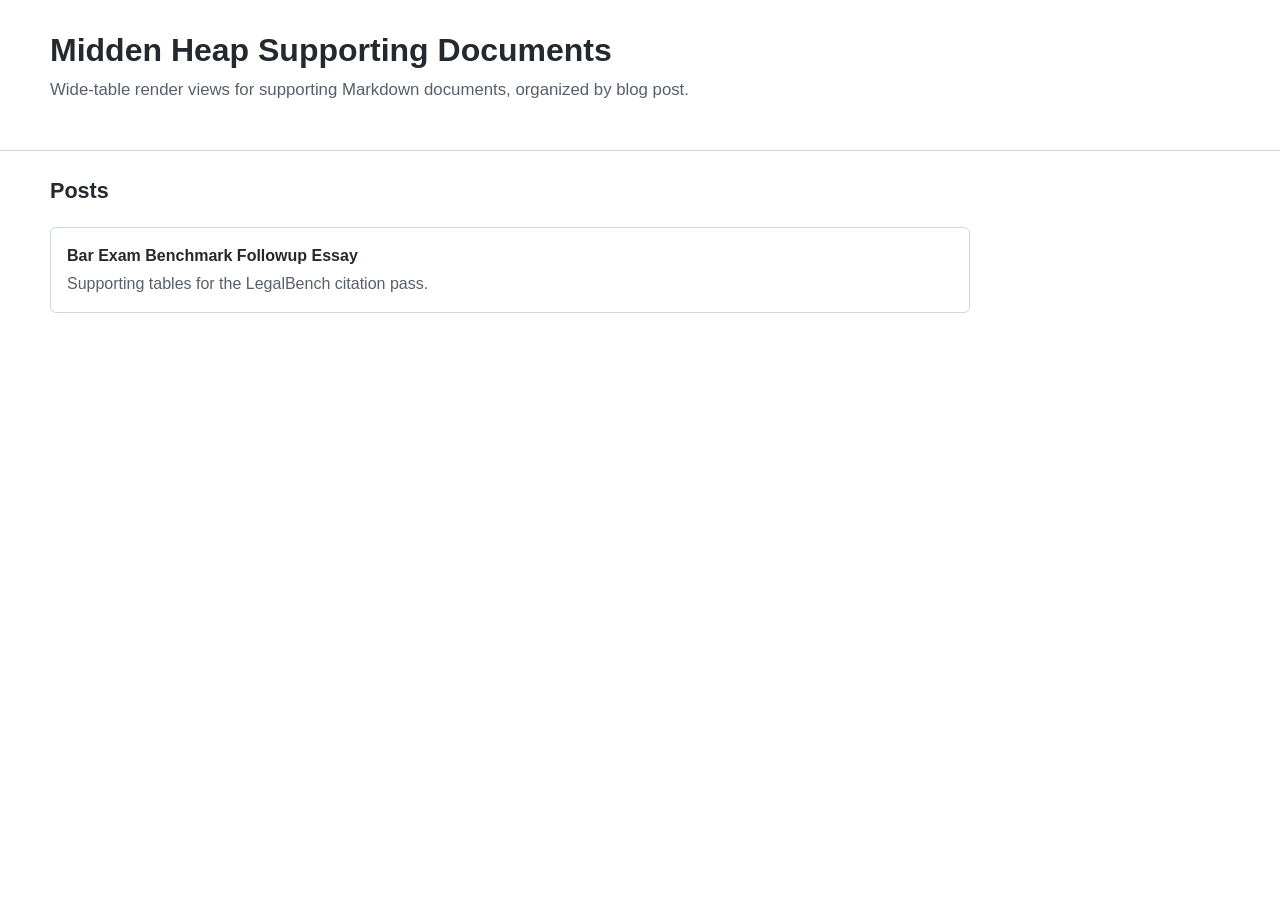
<file: docs/index.html>
<!doctype html>
<html lang="en">
<head>
  <meta charset="utf-8">
  <meta name="viewport" content="width=device-width, initial-scale=1">
  <title>Midden Heap Supporting Documents</title>
  <link rel="stylesheet" href="assets/site.css">
</head>
<body>
  <header>
    <h1>Midden Heap Supporting Documents</h1>
    <p class="lede">Wide-table render views for supporting Markdown documents, organized by blog post.</p>
  </header>

  <main>
    <h2>Posts</h2>
    <div class="card-list">
      <a class="card" href="posts/bar-exam-benchmark-followup-essay/">
        <strong>Bar Exam Benchmark Followup Essay</strong>
        <span>Supporting tables for the LegalBench citation pass.</span>
      </a>
    </div>
  </main>
</body>
</html>
</file>
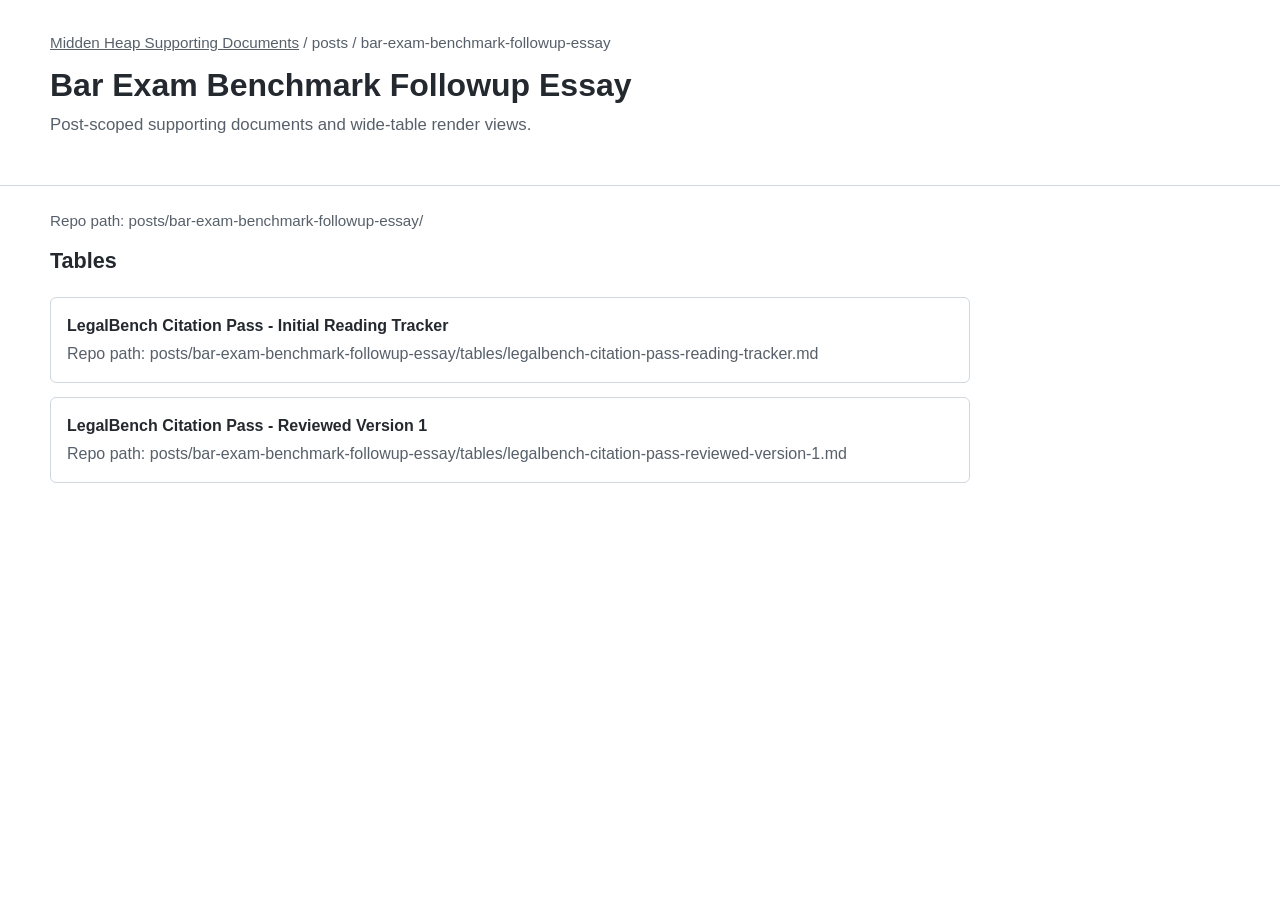
<file: docs/posts/bar-exam-benchmark-followup-essay/index.html>
<!doctype html>
<html lang="en">
<head>
  <meta charset="utf-8">
  <meta name="viewport" content="width=device-width, initial-scale=1">
  <title>Bar Exam Benchmark Followup Essay - Midden Heap Supporting Documents</title>
  <link rel="stylesheet" href="../../assets/site.css">
</head>
<body>
  <header>
    <div class="breadcrumbs"><a href="../../">Midden Heap Supporting Documents</a> / posts / bar-exam-benchmark-followup-essay</div>
    <h1>Bar Exam Benchmark Followup Essay</h1>
    <p class="lede">Post-scoped supporting documents and wide-table render views.</p>
  </header>

  <main>
    <p class="repo-path">Repo path: posts/bar-exam-benchmark-followup-essay/</p>
    <h2>Tables</h2>
    <div class="card-list">
      <a class="card" href="tables/legalbench-citation-pass-reading-tracker.html">
        <strong>LegalBench Citation Pass - Initial Reading Tracker</strong>
        <span>Repo path: posts/bar-exam-benchmark-followup-essay/tables/legalbench-citation-pass-reading-tracker.md</span>
      </a>
      <a class="card" href="tables/legalbench-citation-pass-reviewed-version-1.html">
        <strong>LegalBench Citation Pass - Reviewed Version 1</strong>
        <span>Repo path: posts/bar-exam-benchmark-followup-essay/tables/legalbench-citation-pass-reviewed-version-1.md</span>
      </a>
    </div>
  </main>
</body>
</html>
</file>
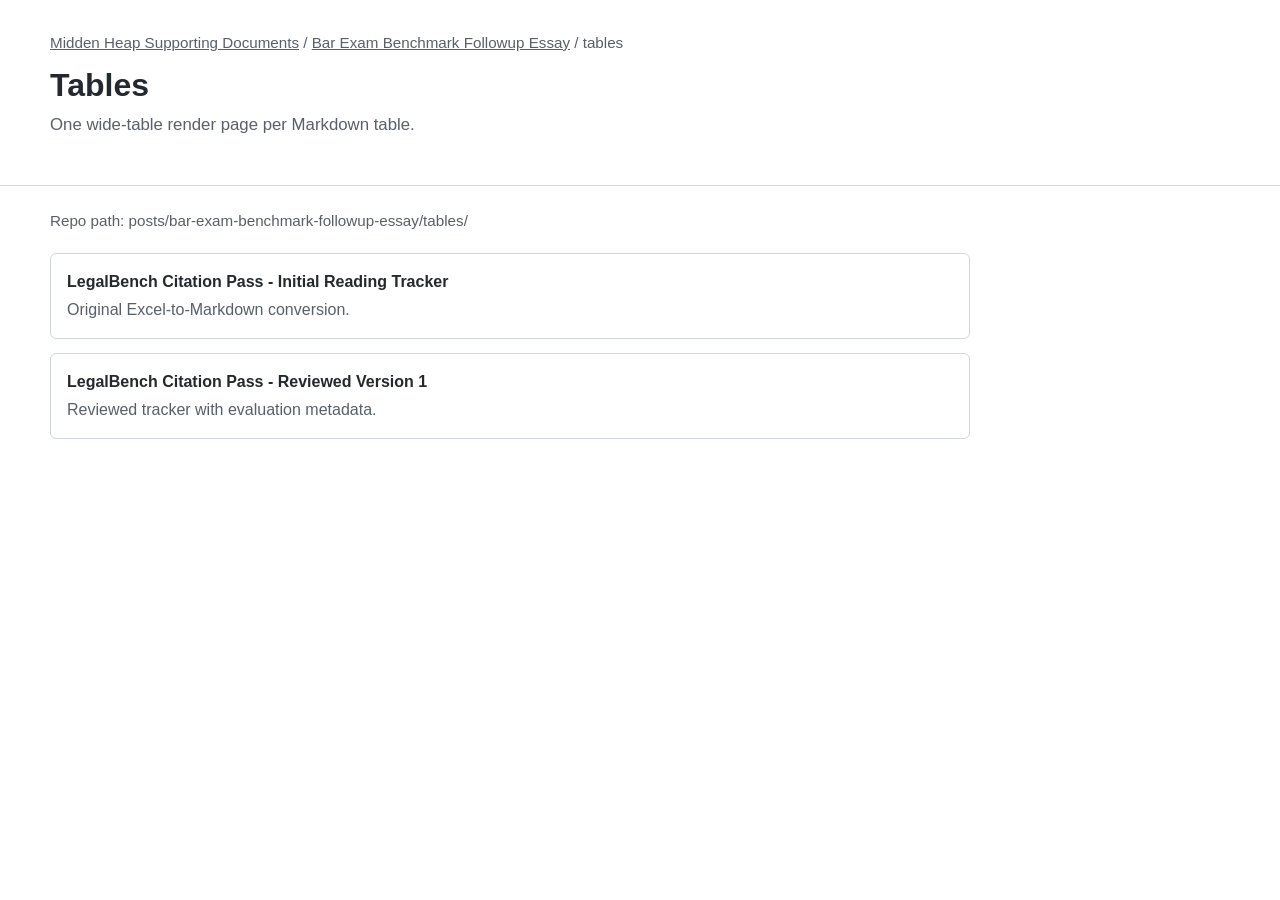
<file: docs/posts/bar-exam-benchmark-followup-essay/tables/index.html>
<!doctype html>
<html lang="en">
<head>
  <meta charset="utf-8">
  <meta name="viewport" content="width=device-width, initial-scale=1">
  <title>Tables - Bar Exam Benchmark Followup Essay</title>
  <link rel="stylesheet" href="../../../assets/site.css">
</head>
<body>
  <header>
    <div class="breadcrumbs"><a href="../../../">Midden Heap Supporting Documents</a> / <a href="../">Bar Exam Benchmark Followup Essay</a> / tables</div>
    <h1>Tables</h1>
    <p class="lede">One wide-table render page per Markdown table.</p>
  </header>

  <main>
    <p class="repo-path">Repo path: posts/bar-exam-benchmark-followup-essay/tables/</p>
    <div class="card-list">
      <a class="card" href="legalbench-citation-pass-reading-tracker.html">
        <strong>LegalBench Citation Pass - Initial Reading Tracker</strong>
        <span>Original Excel-to-Markdown conversion.</span>
      </a>
      <a class="card" href="legalbench-citation-pass-reviewed-version-1.html">
        <strong>LegalBench Citation Pass - Reviewed Version 1</strong>
        <span>Reviewed tracker with evaluation metadata.</span>
      </a>
    </div>
  </main>
</body>
</html>
</file>
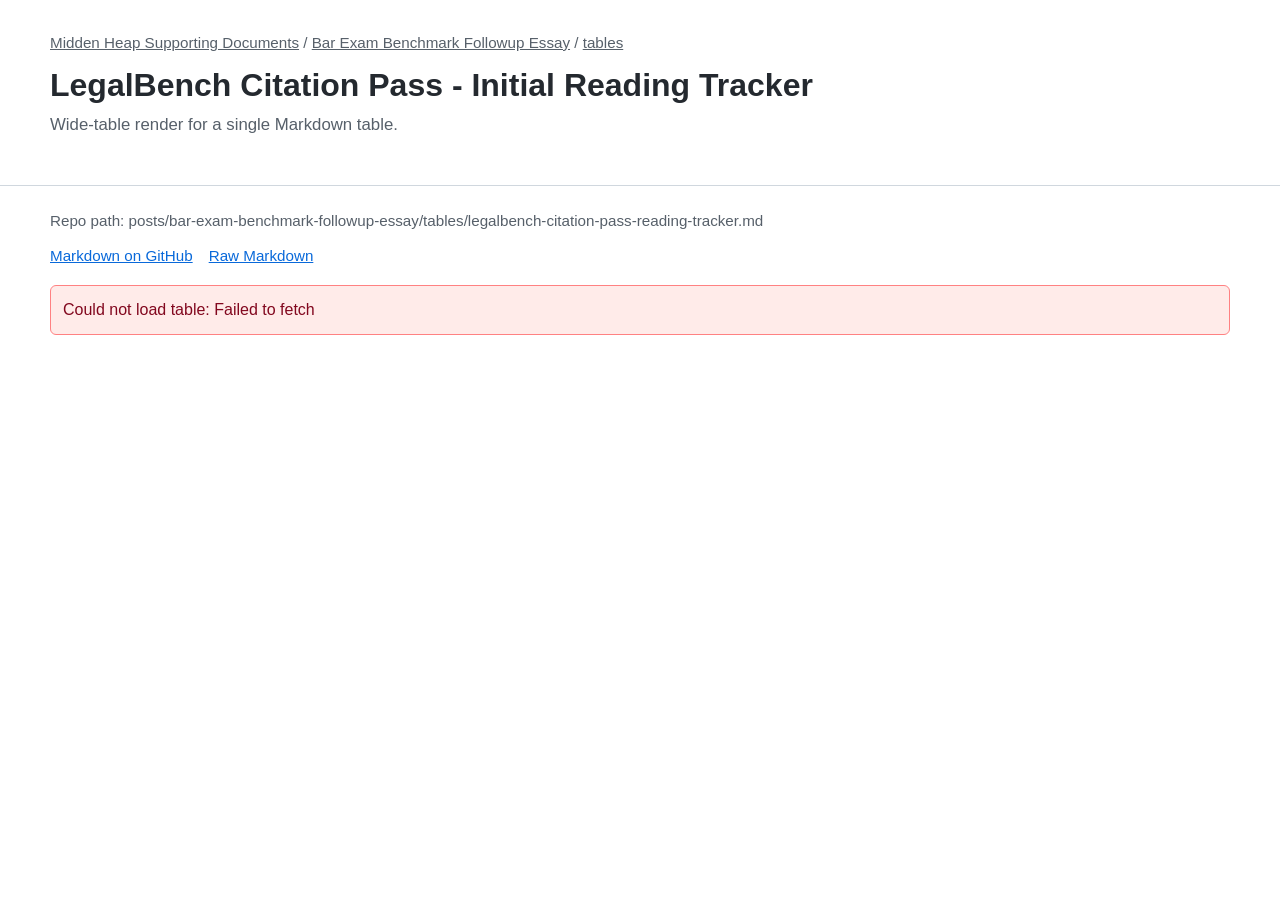
<file: docs/posts/bar-exam-benchmark-followup-essay/tables/legalbench-citation-pass-reading-tracker.html>
<!doctype html>
<html lang="en">
<head>
  <meta charset="utf-8">
  <meta name="viewport" content="width=device-width, initial-scale=1">
  <title>LegalBench Citation Pass - Initial Reading Tracker</title>
  <link rel="stylesheet" href="../../../assets/site.css">
</head>
<body>
  <header data-md-url="https://raw.githubusercontent.com/cewillis001/midden-heap-supporting-documents/master/posts/bar-exam-benchmark-followup-essay/tables/legalbench-citation-pass-reading-tracker.md">
    <div class="breadcrumbs"><a href="../../../">Midden Heap Supporting Documents</a> / <a href="../">Bar Exam Benchmark Followup Essay</a> / <a href="./">tables</a></div>
    <h1>LegalBench Citation Pass - Initial Reading Tracker</h1>
    <p class="lede">Wide-table render for a single Markdown table.</p>
  </header>

  <main>
    <p class="repo-path">Repo path: posts/bar-exam-benchmark-followup-essay/tables/legalbench-citation-pass-reading-tracker.md</p>
    <div class="links">
      <a href="https://github.com/cewillis001/midden-heap-supporting-documents/blob/master/posts/bar-exam-benchmark-followup-essay/tables/legalbench-citation-pass-reading-tracker.md">Markdown on GitHub</a>
      <a href="https://raw.githubusercontent.com/cewillis001/midden-heap-supporting-documents/master/posts/bar-exam-benchmark-followup-essay/tables/legalbench-citation-pass-reading-tracker.md">Raw Markdown</a>
    </div>
    <div class="status" data-table-target>Loading table...</div>
  </main>

  <script src="../../../assets/table-render.js"></script>
</body>
</html>
</file>
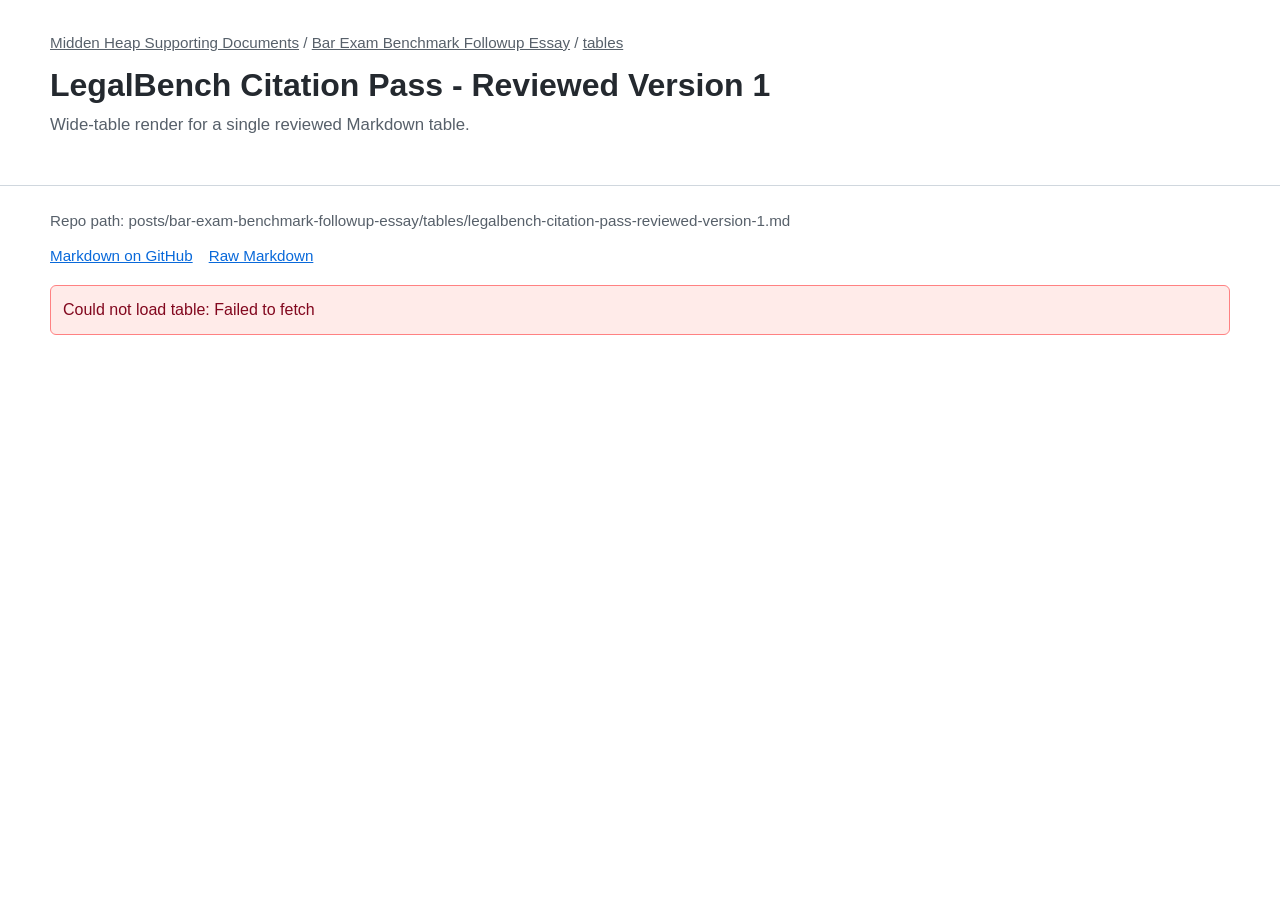
<file: docs/posts/bar-exam-benchmark-followup-essay/tables/legalbench-citation-pass-reviewed-version-1.html>
<!doctype html>
<html lang="en">
<head>
  <meta charset="utf-8">
  <meta name="viewport" content="width=device-width, initial-scale=1">
  <title>LegalBench Citation Pass - Reviewed Version 1</title>
  <link rel="stylesheet" href="../../../assets/site.css">
</head>
<body>
  <header data-md-url="https://raw.githubusercontent.com/cewillis001/midden-heap-supporting-documents/master/posts/bar-exam-benchmark-followup-essay/tables/legalbench-citation-pass-reviewed-version-1.md">
    <div class="breadcrumbs"><a href="../../../">Midden Heap Supporting Documents</a> / <a href="../">Bar Exam Benchmark Followup Essay</a> / <a href="./">tables</a></div>
    <h1>LegalBench Citation Pass - Reviewed Version 1</h1>
    <p class="lede">Wide-table render for a single reviewed Markdown table.</p>
  </header>

  <main>
    <p class="repo-path">Repo path: posts/bar-exam-benchmark-followup-essay/tables/legalbench-citation-pass-reviewed-version-1.md</p>
    <div class="links">
      <a href="https://github.com/cewillis001/midden-heap-supporting-documents/blob/master/posts/bar-exam-benchmark-followup-essay/tables/legalbench-citation-pass-reviewed-version-1.md">Markdown on GitHub</a>
      <a href="https://raw.githubusercontent.com/cewillis001/midden-heap-supporting-documents/master/posts/bar-exam-benchmark-followup-essay/tables/legalbench-citation-pass-reviewed-version-1.md">Raw Markdown</a>
    </div>
    <div class="status" data-table-target>Loading table...</div>
  </main>

  <script src="../../../assets/table-render.js"></script>
</body>
</html>
</file>
<file: docs/assets/site.css>
:root {
  color-scheme: light;
  --border: #d0d7de;
  --muted: #57606a;
  --bg: #ffffff;
  --subtle: #f6f8fa;
  --accent: #0969da;
  --text: #24292f;
}

* {
  box-sizing: border-box;
}

body {
  margin: 0;
  background: var(--bg);
  color: var(--text);
  font-family: -apple-system, BlinkMacSystemFont, "Segoe UI", Helvetica, Arial, sans-serif;
  line-height: 1.5;
}

header {
  padding: 32px max(24px, calc((100vw - 1180px) / 2));
  border-bottom: 1px solid var(--border);
}

main {
  padding: 24px max(24px, calc((100vw - 1180px) / 2)) 48px;
}

h1 {
  margin: 0 0 8px;
  font-size: 2rem;
  line-height: 1.15;
}

h2 {
  margin: 0 0 8px;
  font-size: 1.35rem;
}

p {
  max-width: 860px;
  margin: 0 0 16px;
}

a {
  color: var(--accent);
}

.lede {
  color: var(--muted);
  font-size: 1.05rem;
}

.breadcrumbs,
.repo-path {
  color: var(--muted);
  font-size: 0.95rem;
  margin-bottom: 12px;
}

.breadcrumbs a {
  color: inherit;
}

.card-list {
  display: grid;
  gap: 14px;
  max-width: 920px;
  margin-top: 20px;
}

.card {
  display: block;
  padding: 16px;
  border: 1px solid var(--border);
  border-radius: 6px;
  color: inherit;
  text-decoration: none;
}

.card:hover {
  border-color: var(--accent);
}

.card strong {
  display: block;
  margin-bottom: 4px;
}

.card span {
  color: var(--muted);
}

.links {
  display: flex;
  flex-wrap: wrap;
  gap: 10px 16px;
  margin: 12px 0 18px;
  font-size: 0.95rem;
}

.table-wrap {
  width: 100%;
  max-width: 100%;
  overflow-x: auto;
  border: 1px solid var(--border);
  border-radius: 6px;
  background: #fff;
}

table {
  width: max-content;
  min-width: 100%;
  border-collapse: collapse;
  font-size: 0.92rem;
}

th,
td {
  min-width: 140px;
  max-width: 360px;
  padding: 10px 12px;
  border: 1px solid var(--border);
  vertical-align: top;
  text-align: left;
}

th {
  position: sticky;
  top: 0;
  z-index: 1;
  background: var(--subtle);
  font-weight: 600;
  white-space: nowrap;
}

td:nth-child(1),
td:nth-child(2),
th:nth-child(1),
th:nth-child(2) {
  min-width: 220px;
}

td:nth-child(4),
td:last-child {
  min-width: 260px;
  max-width: 460px;
  overflow-wrap: anywhere;
}

tbody tr:nth-child(even) {
  background: #fbfbfc;
}

.status {
  color: var(--muted);
  font-size: 0.95rem;
}

.error {
  color: #82071e;
  background: #ffebe9;
  border: 1px solid #ff8182;
  padding: 12px;
  border-radius: 6px;
}
</file>
